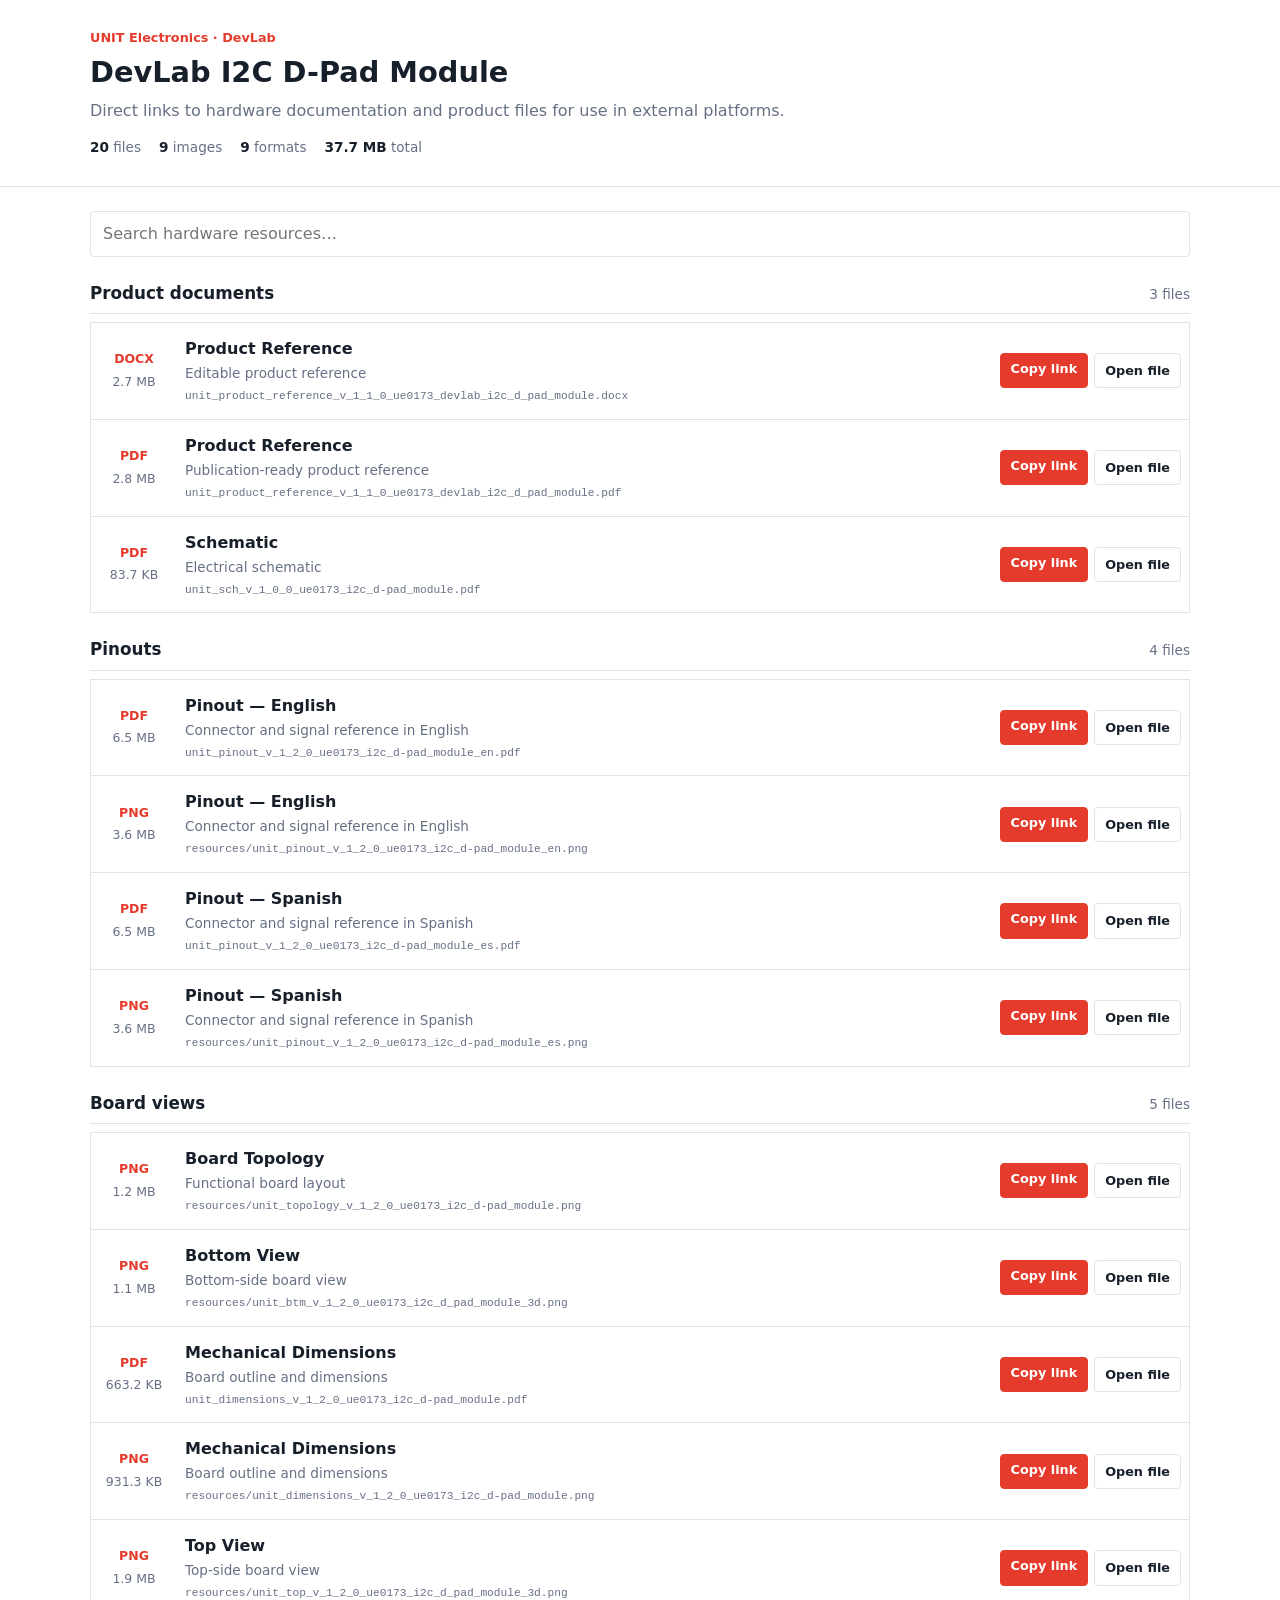
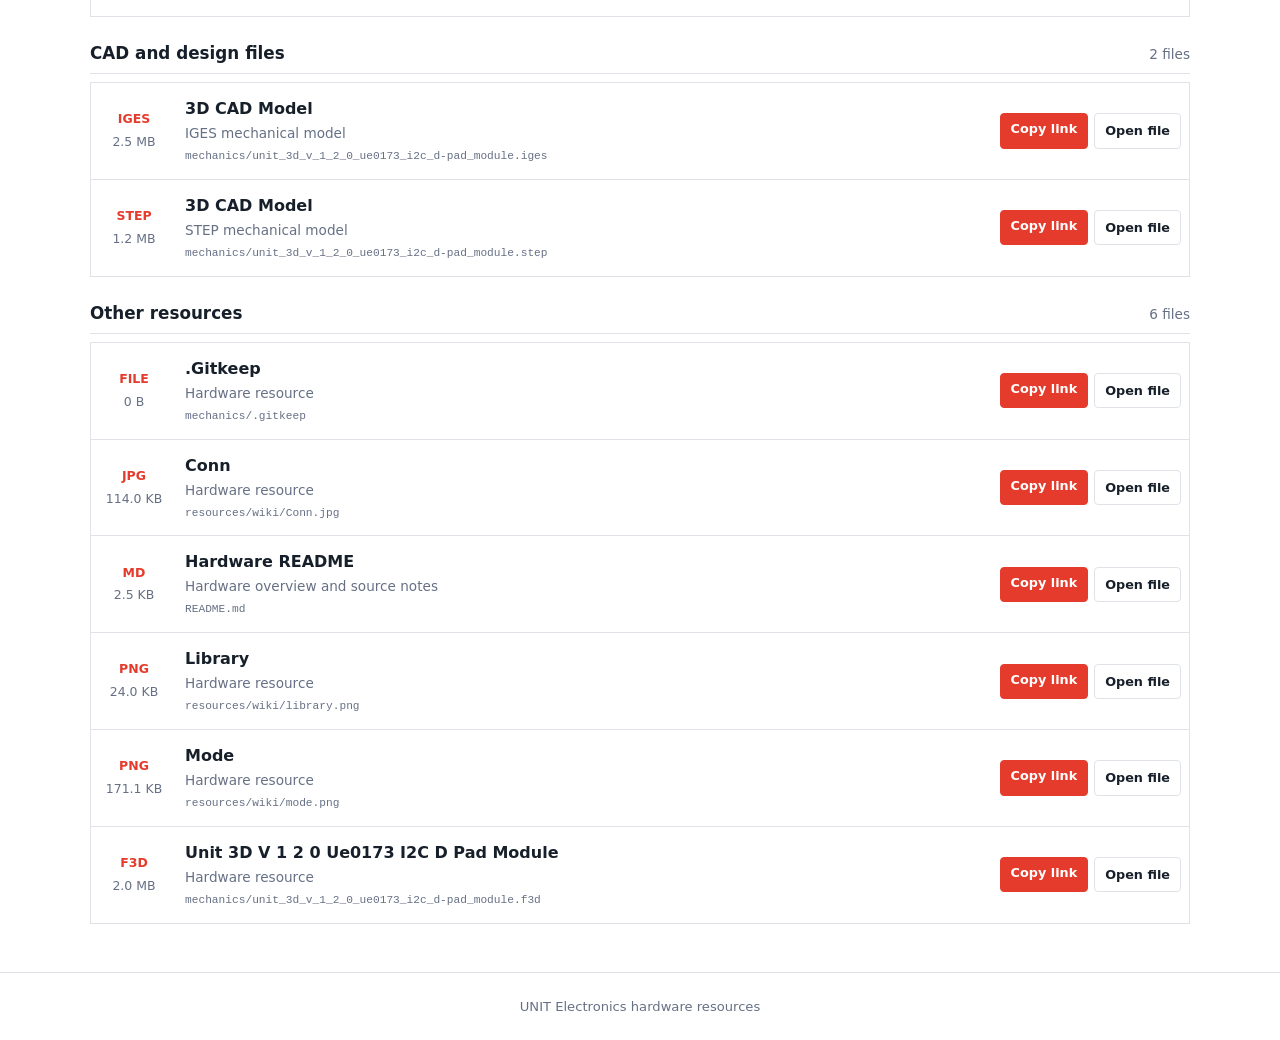
<file: docs/index.html>
<!DOCTYPE html>
<html lang="en">
<head>
  <base href="hardware/">
  <meta charset="UTF-8">
  <meta name="viewport" content="width=device-width, initial-scale=1.0">
  <meta name="description" content="DevLab I2C D-Pad Module hardware documentation and downloads">
  <title>DevLab I2C D-Pad Module | Hardware Resources</title>
  <style>
    :root {
      --ink: #17202a;
      --muted: #667085;
      --line: #dfe3e8;
      --brand: #e53b2c;
    }
    * { box-sizing: border-box; }
    body {
      margin: 0;
      color: var(--ink);
      font: 16px/1.5 Inter, ui-sans-serif, system-ui, -apple-system, sans-serif;
    }
    .site-header { border-bottom: 1px solid var(--line); }
    .header-content, main {
      width: min(1100px, calc(100% - 32px));
      margin: 0 auto;
    }
    .header-content { padding: 28px 0; }
    .eyebrow {
      margin: 0 0 4px;
      color: var(--brand);
      font-size: .8rem;
      font-weight: 700;
    }
    h1 { margin: 0; font-size: 1.8rem; }
    .subtitle { margin: 5px 0 0; color: var(--muted); }
    .summary {
      display: flex;
      flex-wrap: wrap;
      gap: 18px;
      margin-top: 14px;
      color: var(--muted);
      font-size: .85rem;
    }
    .summary strong { color: var(--ink); }
    main { padding: 24px 0 48px; }
    .toolbar { margin-bottom: 24px; }
    .search {
      width: 100%;
      padding: 10px 12px;
      border: 1px solid var(--line);
      border-radius: 4px;
      color: var(--ink);
      font: inherit;
    }
    .search:focus { outline: 2px solid #f6c4bf; border-color: var(--brand); }
    .resource-section { margin-top: 24px; }
    .section-heading {
      display: flex;
      align-items: baseline;
      justify-content: space-between;
      margin-bottom: 8px;
      border-bottom: 1px solid var(--line);
    }
    .section-heading h2 { margin: 0 0 7px; font-size: 1.05rem; }
    .section-heading span { color: var(--muted); font-size: .85rem; }
    .resource-list { border-top: 1px solid var(--line); }
    .resource-item {
      display: grid;
      grid-template-columns: 70px minmax(0, 1fr) auto;
      align-items: center;
      gap: 16px;
      padding: 14px 8px;
      border: 1px solid var(--line);
      border-top: 0;
    }
    .file-meta { display: grid; gap: 4px; text-align: center; }
    .file-type {
      color: var(--brand);
      font-size: .78rem;
    }
    .file-size { color: var(--muted); font-size: .78rem; }
    .resource-details { min-width: 0; }
    .resource-item h3 { margin: 0; font-size: 1rem; }
    .resource-item p {
      display: inline;
      margin: 0 8px 0 0;
      color: var(--muted);
      font-size: .85rem;
    }
    .resource-item code {
      display: block;
      overflow: hidden;
      margin-top: 3px;
      color: var(--muted);
      font-size: .7rem;
      text-overflow: ellipsis;
      white-space: nowrap;
    }
    .actions { display: flex; gap: 6px; }
    .button {
      display: inline-flex;
      justify-content: center;
      padding: 7px 10px;
      border: 1px solid var(--line);
      border-radius: 4px;
      color: var(--ink);
      background: #fff;
      cursor: pointer;
      text-decoration: none;
      font-size: .8rem;
      font-weight: 600;
      font-family: inherit;
    }
    .button:hover { border-color: #aeb4bd; }
    .button.primary { color: #fff; border-color: var(--brand); background: var(--brand); }
    .empty-state { display: none; padding: 32px 0; color: var(--muted); text-align: center; }
    footer { padding: 24px 16px; border-top: 1px solid var(--line); color: var(--muted); text-align: center; font-size: .82rem; }
    [hidden] { display: none !important; }
    .visually-hidden {
      position: absolute;
      width: 1px;
      height: 1px;
      padding: 0;
      margin: -1px;
      overflow: hidden;
      clip: rect(0, 0, 0, 0);
      white-space: nowrap;
      border: 0;
    }
    @media (max-width: 680px) {
      .resource-item { grid-template-columns: 52px minmax(0, 1fr); }
      .actions { grid-column: 1 / -1; padding-left: 68px; }
    }
  </style>
</head>
<body>
  <header class="site-header">
    <div class="header-content">
      <p class="eyebrow">UNIT Electronics · DevLab</p>
      <h1>DevLab I2C D-Pad Module</h1>
      <p class="subtitle">Direct links to hardware documentation and product files for use in external platforms.</p>
      <div class="summary" aria-label="Resource summary">
        <span><strong>20</strong> files</span>
        <span><strong>9</strong> images</span>
        <span><strong>9</strong> formats</span>
        <span><strong>37.7 MB</strong> total</span>
      </div>
    </div>
  </header>
  <main>
    <div class="toolbar">
      <label for="resource-search" class="visually-hidden">Search hardware resources</label>
      <input id="resource-search" class="search" type="search" placeholder="Search hardware resources…" autocomplete="off">
    </div>

      <section class="resource-section">
        <div class="section-heading">
          <h2>Product documents</h2>
          <span>3 files</span>
        </div>
        <div class="resource-list">
        <article class="resource-item" data-search="product reference unit_product_reference_v_1_1_0_ue0173_devlab_i2c_d_pad_module.docx editable product reference">
          <div class="file-meta">
            <strong class="file-type">DOCX</strong>
            <span class="file-size">2.7 MB</span>
          </div>
          <div class="resource-details">
            <h3>Product Reference</h3>
            <p>Editable product reference</p>
            <code title="unit_product_reference_v_1_1_0_ue0173_devlab_i2c_d_pad_module.docx">unit_product_reference_v_1_1_0_ue0173_devlab_i2c_d_pad_module.docx</code>
          </div>
          <div class="actions">
            <button class="button primary copy-link" type="button" data-url="unit_product_reference_v_1_1_0_ue0173_devlab_i2c_d_pad_module.docx">Copy link</button>
            <a class="button" href="unit_product_reference_v_1_1_0_ue0173_devlab_i2c_d_pad_module.docx" target="_blank" rel="noopener">Open file</a>
          </div>
        </article>

        <article class="resource-item" data-search="product reference unit_product_reference_v_1_1_0_ue0173_devlab_i2c_d_pad_module.pdf publication-ready product reference">
          <div class="file-meta">
            <strong class="file-type">PDF</strong>
            <span class="file-size">2.8 MB</span>
          </div>
          <div class="resource-details">
            <h3>Product Reference</h3>
            <p>Publication-ready product reference</p>
            <code title="unit_product_reference_v_1_1_0_ue0173_devlab_i2c_d_pad_module.pdf">unit_product_reference_v_1_1_0_ue0173_devlab_i2c_d_pad_module.pdf</code>
          </div>
          <div class="actions">
            <button class="button primary copy-link" type="button" data-url="unit_product_reference_v_1_1_0_ue0173_devlab_i2c_d_pad_module.pdf">Copy link</button>
            <a class="button" href="unit_product_reference_v_1_1_0_ue0173_devlab_i2c_d_pad_module.pdf" target="_blank" rel="noopener">Open file</a>
          </div>
        </article>

        <article class="resource-item" data-search="schematic unit_sch_v_1_0_0_ue0173_i2c_d-pad_module.pdf electrical schematic">
          <div class="file-meta">
            <strong class="file-type">PDF</strong>
            <span class="file-size">83.7 KB</span>
          </div>
          <div class="resource-details">
            <h3>Schematic</h3>
            <p>Electrical schematic</p>
            <code title="unit_sch_v_1_0_0_ue0173_i2c_d-pad_module.pdf">unit_sch_v_1_0_0_ue0173_i2c_d-pad_module.pdf</code>
          </div>
          <div class="actions">
            <button class="button primary copy-link" type="button" data-url="unit_sch_v_1_0_0_ue0173_i2c_d-pad_module.pdf">Copy link</button>
            <a class="button" href="unit_sch_v_1_0_0_ue0173_i2c_d-pad_module.pdf" target="_blank" rel="noopener">Open file</a>
          </div>
        </article>
        </div>
      </section>
      <section class="resource-section">
        <div class="section-heading">
          <h2>Pinouts</h2>
          <span>4 files</span>
        </div>
        <div class="resource-list">
        <article class="resource-item" data-search="pinout — english unit_pinout_v_1_2_0_ue0173_i2c_d-pad_module_en.pdf connector and signal reference in english">
          <div class="file-meta">
            <strong class="file-type">PDF</strong>
            <span class="file-size">6.5 MB</span>
          </div>
          <div class="resource-details">
            <h3>Pinout — English</h3>
            <p>Connector and signal reference in English</p>
            <code title="unit_pinout_v_1_2_0_ue0173_i2c_d-pad_module_en.pdf">unit_pinout_v_1_2_0_ue0173_i2c_d-pad_module_en.pdf</code>
          </div>
          <div class="actions">
            <button class="button primary copy-link" type="button" data-url="unit_pinout_v_1_2_0_ue0173_i2c_d-pad_module_en.pdf">Copy link</button>
            <a class="button" href="unit_pinout_v_1_2_0_ue0173_i2c_d-pad_module_en.pdf" target="_blank" rel="noopener">Open file</a>
          </div>
        </article>

        <article class="resource-item" data-search="pinout — english resources/unit_pinout_v_1_2_0_ue0173_i2c_d-pad_module_en.png connector and signal reference in english">
          <div class="file-meta">
            <strong class="file-type">PNG</strong>
            <span class="file-size">3.6 MB</span>
          </div>
          <div class="resource-details">
            <h3>Pinout — English</h3>
            <p>Connector and signal reference in English</p>
            <code title="resources/unit_pinout_v_1_2_0_ue0173_i2c_d-pad_module_en.png">resources/unit_pinout_v_1_2_0_ue0173_i2c_d-pad_module_en.png</code>
          </div>
          <div class="actions">
            <button class="button primary copy-link" type="button" data-url="resources/unit_pinout_v_1_2_0_ue0173_i2c_d-pad_module_en.png">Copy link</button>
            <a class="button" href="resources/unit_pinout_v_1_2_0_ue0173_i2c_d-pad_module_en.png" target="_blank" rel="noopener">Open file</a>
          </div>
        </article>

        <article class="resource-item" data-search="pinout — spanish unit_pinout_v_1_2_0_ue0173_i2c_d-pad_module_es.pdf connector and signal reference in spanish">
          <div class="file-meta">
            <strong class="file-type">PDF</strong>
            <span class="file-size">6.5 MB</span>
          </div>
          <div class="resource-details">
            <h3>Pinout — Spanish</h3>
            <p>Connector and signal reference in Spanish</p>
            <code title="unit_pinout_v_1_2_0_ue0173_i2c_d-pad_module_es.pdf">unit_pinout_v_1_2_0_ue0173_i2c_d-pad_module_es.pdf</code>
          </div>
          <div class="actions">
            <button class="button primary copy-link" type="button" data-url="unit_pinout_v_1_2_0_ue0173_i2c_d-pad_module_es.pdf">Copy link</button>
            <a class="button" href="unit_pinout_v_1_2_0_ue0173_i2c_d-pad_module_es.pdf" target="_blank" rel="noopener">Open file</a>
          </div>
        </article>

        <article class="resource-item" data-search="pinout — spanish resources/unit_pinout_v_1_2_0_ue0173_i2c_d-pad_module_es.png connector and signal reference in spanish">
          <div class="file-meta">
            <strong class="file-type">PNG</strong>
            <span class="file-size">3.6 MB</span>
          </div>
          <div class="resource-details">
            <h3>Pinout — Spanish</h3>
            <p>Connector and signal reference in Spanish</p>
            <code title="resources/unit_pinout_v_1_2_0_ue0173_i2c_d-pad_module_es.png">resources/unit_pinout_v_1_2_0_ue0173_i2c_d-pad_module_es.png</code>
          </div>
          <div class="actions">
            <button class="button primary copy-link" type="button" data-url="resources/unit_pinout_v_1_2_0_ue0173_i2c_d-pad_module_es.png">Copy link</button>
            <a class="button" href="resources/unit_pinout_v_1_2_0_ue0173_i2c_d-pad_module_es.png" target="_blank" rel="noopener">Open file</a>
          </div>
        </article>
        </div>
      </section>
      <section class="resource-section">
        <div class="section-heading">
          <h2>Board views</h2>
          <span>5 files</span>
        </div>
        <div class="resource-list">
        <article class="resource-item" data-search="board topology resources/unit_topology_v_1_2_0_ue0173_i2c_d-pad_module.png functional board layout">
          <div class="file-meta">
            <strong class="file-type">PNG</strong>
            <span class="file-size">1.2 MB</span>
          </div>
          <div class="resource-details">
            <h3>Board Topology</h3>
            <p>Functional board layout</p>
            <code title="resources/unit_topology_v_1_2_0_ue0173_i2c_d-pad_module.png">resources/unit_topology_v_1_2_0_ue0173_i2c_d-pad_module.png</code>
          </div>
          <div class="actions">
            <button class="button primary copy-link" type="button" data-url="resources/unit_topology_v_1_2_0_ue0173_i2c_d-pad_module.png">Copy link</button>
            <a class="button" href="resources/unit_topology_v_1_2_0_ue0173_i2c_d-pad_module.png" target="_blank" rel="noopener">Open file</a>
          </div>
        </article>

        <article class="resource-item" data-search="bottom view resources/unit_btm_v_1_2_0_ue0173_i2c_d_pad_module_3d.png bottom-side board view">
          <div class="file-meta">
            <strong class="file-type">PNG</strong>
            <span class="file-size">1.1 MB</span>
          </div>
          <div class="resource-details">
            <h3>Bottom View</h3>
            <p>Bottom-side board view</p>
            <code title="resources/unit_btm_v_1_2_0_ue0173_i2c_d_pad_module_3d.png">resources/unit_btm_v_1_2_0_ue0173_i2c_d_pad_module_3d.png</code>
          </div>
          <div class="actions">
            <button class="button primary copy-link" type="button" data-url="resources/unit_btm_v_1_2_0_ue0173_i2c_d_pad_module_3d.png">Copy link</button>
            <a class="button" href="resources/unit_btm_v_1_2_0_ue0173_i2c_d_pad_module_3d.png" target="_blank" rel="noopener">Open file</a>
          </div>
        </article>

        <article class="resource-item" data-search="mechanical dimensions unit_dimensions_v_1_2_0_ue0173_i2c_d-pad_module.pdf board outline and dimensions">
          <div class="file-meta">
            <strong class="file-type">PDF</strong>
            <span class="file-size">663.2 KB</span>
          </div>
          <div class="resource-details">
            <h3>Mechanical Dimensions</h3>
            <p>Board outline and dimensions</p>
            <code title="unit_dimensions_v_1_2_0_ue0173_i2c_d-pad_module.pdf">unit_dimensions_v_1_2_0_ue0173_i2c_d-pad_module.pdf</code>
          </div>
          <div class="actions">
            <button class="button primary copy-link" type="button" data-url="unit_dimensions_v_1_2_0_ue0173_i2c_d-pad_module.pdf">Copy link</button>
            <a class="button" href="unit_dimensions_v_1_2_0_ue0173_i2c_d-pad_module.pdf" target="_blank" rel="noopener">Open file</a>
          </div>
        </article>

        <article class="resource-item" data-search="mechanical dimensions resources/unit_dimensions_v_1_2_0_ue0173_i2c_d-pad_module.png board outline and dimensions">
          <div class="file-meta">
            <strong class="file-type">PNG</strong>
            <span class="file-size">931.3 KB</span>
          </div>
          <div class="resource-details">
            <h3>Mechanical Dimensions</h3>
            <p>Board outline and dimensions</p>
            <code title="resources/unit_dimensions_v_1_2_0_ue0173_i2c_d-pad_module.png">resources/unit_dimensions_v_1_2_0_ue0173_i2c_d-pad_module.png</code>
          </div>
          <div class="actions">
            <button class="button primary copy-link" type="button" data-url="resources/unit_dimensions_v_1_2_0_ue0173_i2c_d-pad_module.png">Copy link</button>
            <a class="button" href="resources/unit_dimensions_v_1_2_0_ue0173_i2c_d-pad_module.png" target="_blank" rel="noopener">Open file</a>
          </div>
        </article>

        <article class="resource-item" data-search="top view resources/unit_top_v_1_2_0_ue0173_i2c_d_pad_module_3d.png top-side board view">
          <div class="file-meta">
            <strong class="file-type">PNG</strong>
            <span class="file-size">1.9 MB</span>
          </div>
          <div class="resource-details">
            <h3>Top View</h3>
            <p>Top-side board view</p>
            <code title="resources/unit_top_v_1_2_0_ue0173_i2c_d_pad_module_3d.png">resources/unit_top_v_1_2_0_ue0173_i2c_d_pad_module_3d.png</code>
          </div>
          <div class="actions">
            <button class="button primary copy-link" type="button" data-url="resources/unit_top_v_1_2_0_ue0173_i2c_d_pad_module_3d.png">Copy link</button>
            <a class="button" href="resources/unit_top_v_1_2_0_ue0173_i2c_d_pad_module_3d.png" target="_blank" rel="noopener">Open file</a>
          </div>
        </article>
        </div>
      </section>
      <section class="resource-section">
        <div class="section-heading">
          <h2>CAD and design files</h2>
          <span>2 files</span>
        </div>
        <div class="resource-list">
        <article class="resource-item" data-search="3d cad model mechanics/unit_3d_v_1_2_0_ue0173_i2c_d-pad_module.iges iges mechanical model">
          <div class="file-meta">
            <strong class="file-type">IGES</strong>
            <span class="file-size">2.5 MB</span>
          </div>
          <div class="resource-details">
            <h3>3D CAD Model</h3>
            <p>IGES mechanical model</p>
            <code title="mechanics/unit_3d_v_1_2_0_ue0173_i2c_d-pad_module.iges">mechanics/unit_3d_v_1_2_0_ue0173_i2c_d-pad_module.iges</code>
          </div>
          <div class="actions">
            <button class="button primary copy-link" type="button" data-url="mechanics/unit_3d_v_1_2_0_ue0173_i2c_d-pad_module.iges">Copy link</button>
            <a class="button" href="mechanics/unit_3d_v_1_2_0_ue0173_i2c_d-pad_module.iges" target="_blank" rel="noopener">Open file</a>
          </div>
        </article>

        <article class="resource-item" data-search="3d cad model mechanics/unit_3d_v_1_2_0_ue0173_i2c_d-pad_module.step step mechanical model">
          <div class="file-meta">
            <strong class="file-type">STEP</strong>
            <span class="file-size">1.2 MB</span>
          </div>
          <div class="resource-details">
            <h3>3D CAD Model</h3>
            <p>STEP mechanical model</p>
            <code title="mechanics/unit_3d_v_1_2_0_ue0173_i2c_d-pad_module.step">mechanics/unit_3d_v_1_2_0_ue0173_i2c_d-pad_module.step</code>
          </div>
          <div class="actions">
            <button class="button primary copy-link" type="button" data-url="mechanics/unit_3d_v_1_2_0_ue0173_i2c_d-pad_module.step">Copy link</button>
            <a class="button" href="mechanics/unit_3d_v_1_2_0_ue0173_i2c_d-pad_module.step" target="_blank" rel="noopener">Open file</a>
          </div>
        </article>
        </div>
      </section>
      <section class="resource-section">
        <div class="section-heading">
          <h2>Other resources</h2>
          <span>6 files</span>
        </div>
        <div class="resource-list">
        <article class="resource-item" data-search=".gitkeep mechanics/.gitkeep hardware resource">
          <div class="file-meta">
            <strong class="file-type">FILE</strong>
            <span class="file-size">0 B</span>
          </div>
          <div class="resource-details">
            <h3>.Gitkeep</h3>
            <p>Hardware resource</p>
            <code title="mechanics/.gitkeep">mechanics/.gitkeep</code>
          </div>
          <div class="actions">
            <button class="button primary copy-link" type="button" data-url="mechanics/.gitkeep">Copy link</button>
            <a class="button" href="mechanics/.gitkeep" target="_blank" rel="noopener">Open file</a>
          </div>
        </article>

        <article class="resource-item" data-search="conn resources/wiki/conn.jpg hardware resource">
          <div class="file-meta">
            <strong class="file-type">JPG</strong>
            <span class="file-size">114.0 KB</span>
          </div>
          <div class="resource-details">
            <h3>Conn</h3>
            <p>Hardware resource</p>
            <code title="resources/wiki/Conn.jpg">resources/wiki/Conn.jpg</code>
          </div>
          <div class="actions">
            <button class="button primary copy-link" type="button" data-url="resources/wiki/Conn.jpg">Copy link</button>
            <a class="button" href="resources/wiki/Conn.jpg" target="_blank" rel="noopener">Open file</a>
          </div>
        </article>

        <article class="resource-item" data-search="hardware readme readme.md hardware overview and source notes">
          <div class="file-meta">
            <strong class="file-type">MD</strong>
            <span class="file-size">2.5 KB</span>
          </div>
          <div class="resource-details">
            <h3>Hardware README</h3>
            <p>Hardware overview and source notes</p>
            <code title="README.md">README.md</code>
          </div>
          <div class="actions">
            <button class="button primary copy-link" type="button" data-url="README.md">Copy link</button>
            <a class="button" href="README.md" target="_blank" rel="noopener">Open file</a>
          </div>
        </article>

        <article class="resource-item" data-search="library resources/wiki/library.png hardware resource">
          <div class="file-meta">
            <strong class="file-type">PNG</strong>
            <span class="file-size">24.0 KB</span>
          </div>
          <div class="resource-details">
            <h3>Library</h3>
            <p>Hardware resource</p>
            <code title="resources/wiki/library.png">resources/wiki/library.png</code>
          </div>
          <div class="actions">
            <button class="button primary copy-link" type="button" data-url="resources/wiki/library.png">Copy link</button>
            <a class="button" href="resources/wiki/library.png" target="_blank" rel="noopener">Open file</a>
          </div>
        </article>

        <article class="resource-item" data-search="mode resources/wiki/mode.png hardware resource">
          <div class="file-meta">
            <strong class="file-type">PNG</strong>
            <span class="file-size">171.1 KB</span>
          </div>
          <div class="resource-details">
            <h3>Mode</h3>
            <p>Hardware resource</p>
            <code title="resources/wiki/mode.png">resources/wiki/mode.png</code>
          </div>
          <div class="actions">
            <button class="button primary copy-link" type="button" data-url="resources/wiki/mode.png">Copy link</button>
            <a class="button" href="resources/wiki/mode.png" target="_blank" rel="noopener">Open file</a>
          </div>
        </article>

        <article class="resource-item" data-search="unit 3d v 1 2 0 ue0173 i2c d pad module mechanics/unit_3d_v_1_2_0_ue0173_i2c_d-pad_module.f3d hardware resource">
          <div class="file-meta">
            <strong class="file-type">F3D</strong>
            <span class="file-size">2.0 MB</span>
          </div>
          <div class="resource-details">
            <h3>Unit 3D V 1 2 0 Ue0173 I2C D Pad Module</h3>
            <p>Hardware resource</p>
            <code title="mechanics/unit_3d_v_1_2_0_ue0173_i2c_d-pad_module.f3d">mechanics/unit_3d_v_1_2_0_ue0173_i2c_d-pad_module.f3d</code>
          </div>
          <div class="actions">
            <button class="button primary copy-link" type="button" data-url="mechanics/unit_3d_v_1_2_0_ue0173_i2c_d-pad_module.f3d">Copy link</button>
            <a class="button" href="mechanics/unit_3d_v_1_2_0_ue0173_i2c_d-pad_module.f3d" target="_blank" rel="noopener">Open file</a>
          </div>
        </article>
        </div>
      </section>
    <p id="empty-state" class="empty-state">No resources match your search.</p>
  </main>
  <footer>UNIT Electronics hardware resources</footer>
  <script>
    const search = document.getElementById('resource-search');
    const sections = [...document.querySelectorAll('.resource-section')];
    const emptyState = document.getElementById('empty-state');
    const copyText = async (text) => {
      try {
        await navigator.clipboard.writeText(text);
      } catch (error) {
        const input = document.createElement('textarea');
        input.value = text;
        input.style.position = 'fixed';
        input.style.opacity = '0';
        document.body.appendChild(input);
        input.select();
        document.execCommand('copy');
        input.remove();
      }
    };
    document.querySelectorAll('.copy-link').forEach((button) => {
      button.addEventListener('click', async () => {
        const absoluteUrl = new URL(button.dataset.url, document.baseURI).href;
        await copyText(absoluteUrl);
        const originalLabel = button.textContent;
        button.textContent = 'Copied';
        setTimeout(() => { button.textContent = originalLabel; }, 1600);
      });
    });
    search.addEventListener('input', () => {
      const query = search.value.trim().toLowerCase();
      let visibleCards = 0;
      sections.forEach((section) => {
        let sectionCards = 0;
        section.querySelectorAll('.resource-item').forEach((card) => {
          const match = card.dataset.search.includes(query);
          card.hidden = !match;
          sectionCards += Number(match);
        });
        section.hidden = sectionCards === 0;
        visibleCards += sectionCards;
      });
      emptyState.style.display = visibleCards ? 'none' : 'block';
    });
  </script>
</body>
</html>
</file>
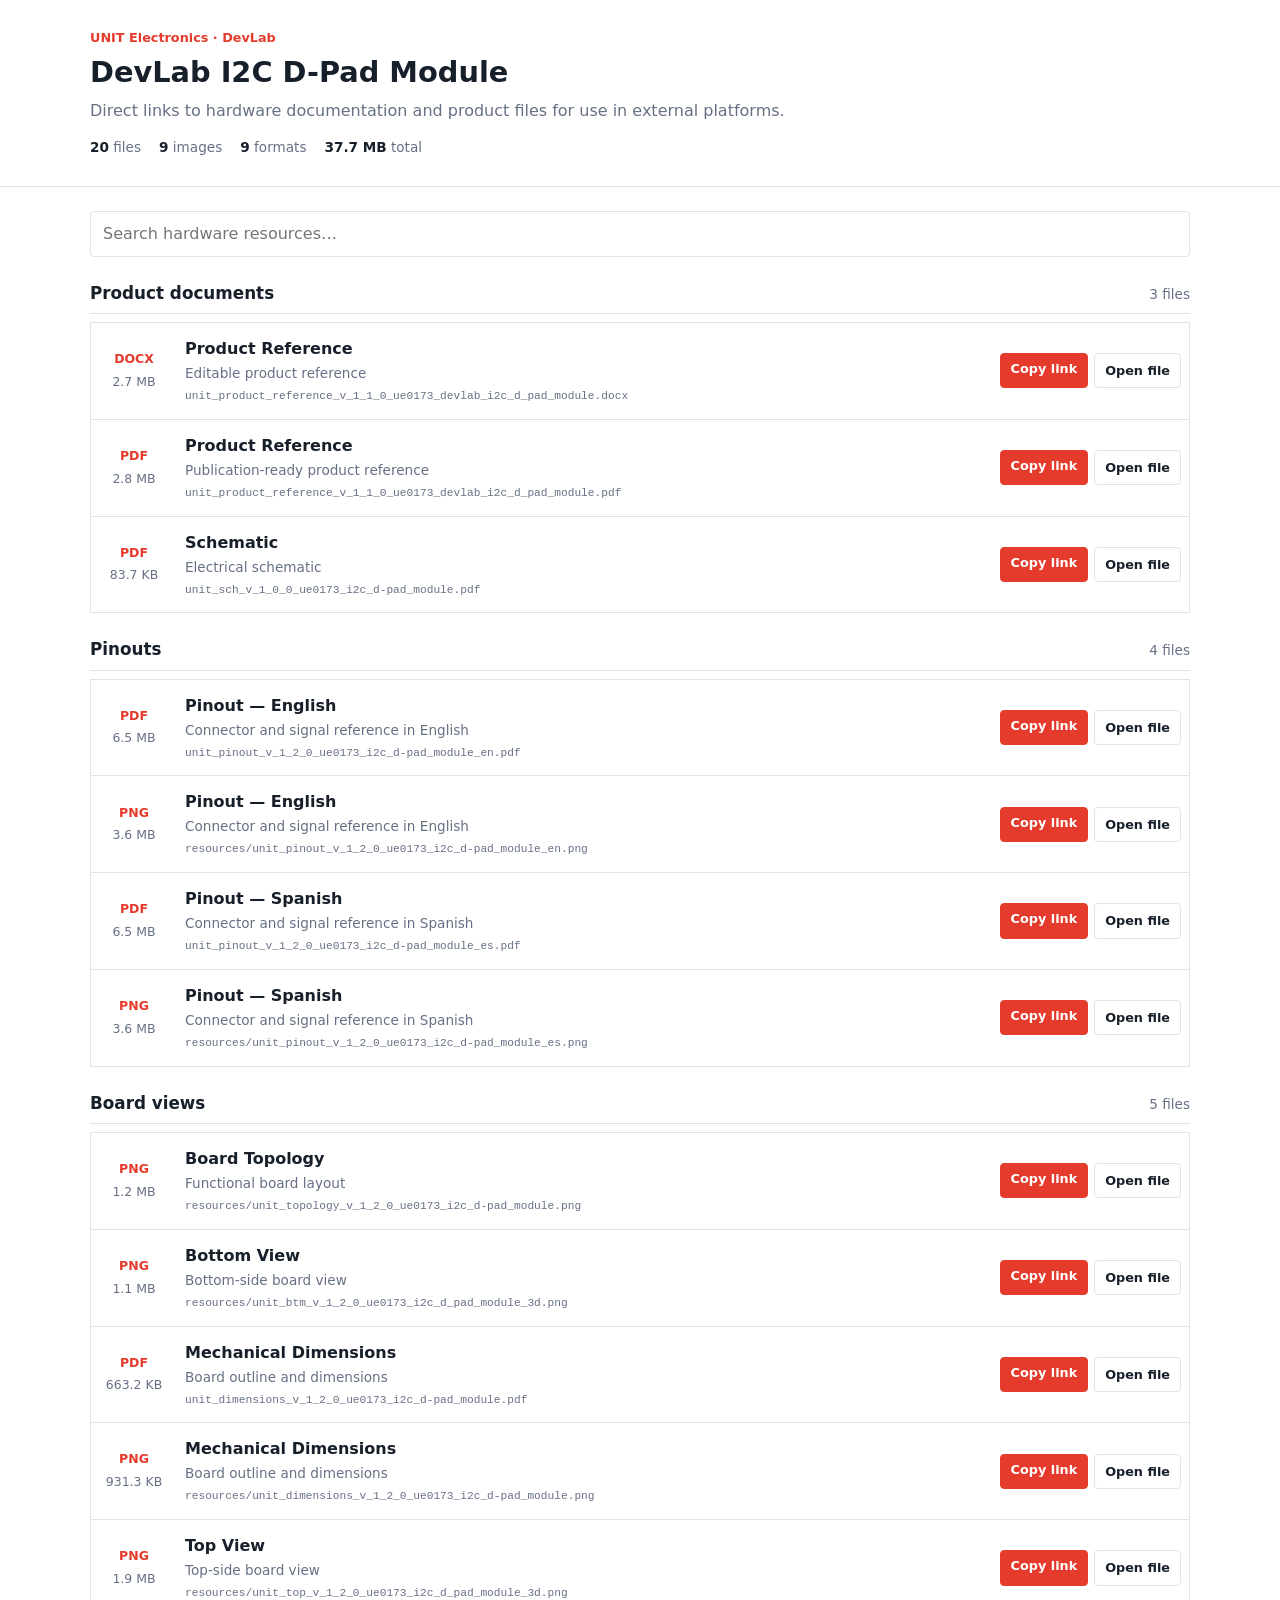
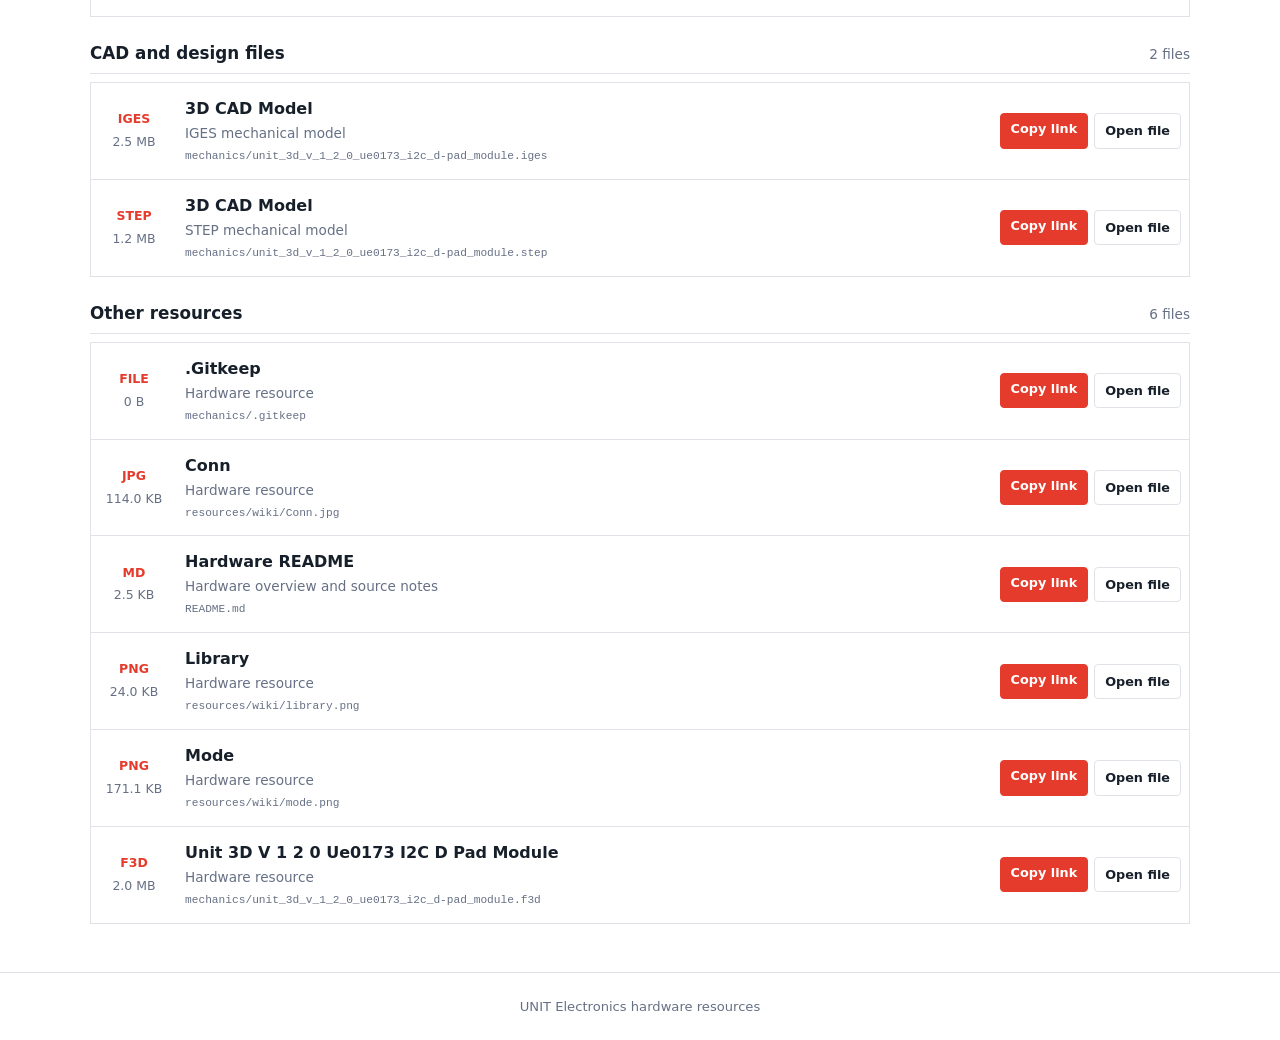
<file: docs/hardware/index.html>
<!DOCTYPE html>
<html lang="en">
<head>
  <meta charset="UTF-8">
  <meta name="viewport" content="width=device-width, initial-scale=1.0">
  <meta name="description" content="DevLab I2C D-Pad Module hardware documentation and downloads">
  <title>DevLab I2C D-Pad Module | Hardware Resources</title>
  <style>
    :root {
      --ink: #17202a;
      --muted: #667085;
      --line: #dfe3e8;
      --brand: #e53b2c;
    }
    * { box-sizing: border-box; }
    body {
      margin: 0;
      color: var(--ink);
      font: 16px/1.5 Inter, ui-sans-serif, system-ui, -apple-system, sans-serif;
    }
    .site-header { border-bottom: 1px solid var(--line); }
    .header-content, main {
      width: min(1100px, calc(100% - 32px));
      margin: 0 auto;
    }
    .header-content { padding: 28px 0; }
    .eyebrow {
      margin: 0 0 4px;
      color: var(--brand);
      font-size: .8rem;
      font-weight: 700;
    }
    h1 { margin: 0; font-size: 1.8rem; }
    .subtitle { margin: 5px 0 0; color: var(--muted); }
    .summary {
      display: flex;
      flex-wrap: wrap;
      gap: 18px;
      margin-top: 14px;
      color: var(--muted);
      font-size: .85rem;
    }
    .summary strong { color: var(--ink); }
    main { padding: 24px 0 48px; }
    .toolbar { margin-bottom: 24px; }
    .search {
      width: 100%;
      padding: 10px 12px;
      border: 1px solid var(--line);
      border-radius: 4px;
      color: var(--ink);
      font: inherit;
    }
    .search:focus { outline: 2px solid #f6c4bf; border-color: var(--brand); }
    .resource-section { margin-top: 24px; }
    .section-heading {
      display: flex;
      align-items: baseline;
      justify-content: space-between;
      margin-bottom: 8px;
      border-bottom: 1px solid var(--line);
    }
    .section-heading h2 { margin: 0 0 7px; font-size: 1.05rem; }
    .section-heading span { color: var(--muted); font-size: .85rem; }
    .resource-list { border-top: 1px solid var(--line); }
    .resource-item {
      display: grid;
      grid-template-columns: 70px minmax(0, 1fr) auto;
      align-items: center;
      gap: 16px;
      padding: 14px 8px;
      border: 1px solid var(--line);
      border-top: 0;
    }
    .file-meta { display: grid; gap: 4px; text-align: center; }
    .file-type {
      color: var(--brand);
      font-size: .78rem;
    }
    .file-size { color: var(--muted); font-size: .78rem; }
    .resource-details { min-width: 0; }
    .resource-item h3 { margin: 0; font-size: 1rem; }
    .resource-item p {
      display: inline;
      margin: 0 8px 0 0;
      color: var(--muted);
      font-size: .85rem;
    }
    .resource-item code {
      display: block;
      overflow: hidden;
      margin-top: 3px;
      color: var(--muted);
      font-size: .7rem;
      text-overflow: ellipsis;
      white-space: nowrap;
    }
    .actions { display: flex; gap: 6px; }
    .button {
      display: inline-flex;
      justify-content: center;
      padding: 7px 10px;
      border: 1px solid var(--line);
      border-radius: 4px;
      color: var(--ink);
      background: #fff;
      cursor: pointer;
      text-decoration: none;
      font-size: .8rem;
      font-weight: 600;
      font-family: inherit;
    }
    .button:hover { border-color: #aeb4bd; }
    .button.primary { color: #fff; border-color: var(--brand); background: var(--brand); }
    .empty-state { display: none; padding: 32px 0; color: var(--muted); text-align: center; }
    footer { padding: 24px 16px; border-top: 1px solid var(--line); color: var(--muted); text-align: center; font-size: .82rem; }
    [hidden] { display: none !important; }
    .visually-hidden {
      position: absolute;
      width: 1px;
      height: 1px;
      padding: 0;
      margin: -1px;
      overflow: hidden;
      clip: rect(0, 0, 0, 0);
      white-space: nowrap;
      border: 0;
    }
    @media (max-width: 680px) {
      .resource-item { grid-template-columns: 52px minmax(0, 1fr); }
      .actions { grid-column: 1 / -1; padding-left: 68px; }
    }
  </style>
</head>
<body>
  <header class="site-header">
    <div class="header-content">
      <p class="eyebrow">UNIT Electronics · DevLab</p>
      <h1>DevLab I2C D-Pad Module</h1>
      <p class="subtitle">Direct links to hardware documentation and product files for use in external platforms.</p>
      <div class="summary" aria-label="Resource summary">
        <span><strong>20</strong> files</span>
        <span><strong>9</strong> images</span>
        <span><strong>9</strong> formats</span>
        <span><strong>37.7 MB</strong> total</span>
      </div>
    </div>
  </header>
  <main>
    <div class="toolbar">
      <label for="resource-search" class="visually-hidden">Search hardware resources</label>
      <input id="resource-search" class="search" type="search" placeholder="Search hardware resources…" autocomplete="off">
    </div>

      <section class="resource-section">
        <div class="section-heading">
          <h2>Product documents</h2>
          <span>3 files</span>
        </div>
        <div class="resource-list">
        <article class="resource-item" data-search="product reference unit_product_reference_v_1_1_0_ue0173_devlab_i2c_d_pad_module.docx editable product reference">
          <div class="file-meta">
            <strong class="file-type">DOCX</strong>
            <span class="file-size">2.7 MB</span>
          </div>
          <div class="resource-details">
            <h3>Product Reference</h3>
            <p>Editable product reference</p>
            <code title="unit_product_reference_v_1_1_0_ue0173_devlab_i2c_d_pad_module.docx">unit_product_reference_v_1_1_0_ue0173_devlab_i2c_d_pad_module.docx</code>
          </div>
          <div class="actions">
            <button class="button primary copy-link" type="button" data-url="unit_product_reference_v_1_1_0_ue0173_devlab_i2c_d_pad_module.docx">Copy link</button>
            <a class="button" href="unit_product_reference_v_1_1_0_ue0173_devlab_i2c_d_pad_module.docx" target="_blank" rel="noopener">Open file</a>
          </div>
        </article>

        <article class="resource-item" data-search="product reference unit_product_reference_v_1_1_0_ue0173_devlab_i2c_d_pad_module.pdf publication-ready product reference">
          <div class="file-meta">
            <strong class="file-type">PDF</strong>
            <span class="file-size">2.8 MB</span>
          </div>
          <div class="resource-details">
            <h3>Product Reference</h3>
            <p>Publication-ready product reference</p>
            <code title="unit_product_reference_v_1_1_0_ue0173_devlab_i2c_d_pad_module.pdf">unit_product_reference_v_1_1_0_ue0173_devlab_i2c_d_pad_module.pdf</code>
          </div>
          <div class="actions">
            <button class="button primary copy-link" type="button" data-url="unit_product_reference_v_1_1_0_ue0173_devlab_i2c_d_pad_module.pdf">Copy link</button>
            <a class="button" href="unit_product_reference_v_1_1_0_ue0173_devlab_i2c_d_pad_module.pdf" target="_blank" rel="noopener">Open file</a>
          </div>
        </article>

        <article class="resource-item" data-search="schematic unit_sch_v_1_0_0_ue0173_i2c_d-pad_module.pdf electrical schematic">
          <div class="file-meta">
            <strong class="file-type">PDF</strong>
            <span class="file-size">83.7 KB</span>
          </div>
          <div class="resource-details">
            <h3>Schematic</h3>
            <p>Electrical schematic</p>
            <code title="unit_sch_v_1_0_0_ue0173_i2c_d-pad_module.pdf">unit_sch_v_1_0_0_ue0173_i2c_d-pad_module.pdf</code>
          </div>
          <div class="actions">
            <button class="button primary copy-link" type="button" data-url="unit_sch_v_1_0_0_ue0173_i2c_d-pad_module.pdf">Copy link</button>
            <a class="button" href="unit_sch_v_1_0_0_ue0173_i2c_d-pad_module.pdf" target="_blank" rel="noopener">Open file</a>
          </div>
        </article>
        </div>
      </section>
      <section class="resource-section">
        <div class="section-heading">
          <h2>Pinouts</h2>
          <span>4 files</span>
        </div>
        <div class="resource-list">
        <article class="resource-item" data-search="pinout — english unit_pinout_v_1_2_0_ue0173_i2c_d-pad_module_en.pdf connector and signal reference in english">
          <div class="file-meta">
            <strong class="file-type">PDF</strong>
            <span class="file-size">6.5 MB</span>
          </div>
          <div class="resource-details">
            <h3>Pinout — English</h3>
            <p>Connector and signal reference in English</p>
            <code title="unit_pinout_v_1_2_0_ue0173_i2c_d-pad_module_en.pdf">unit_pinout_v_1_2_0_ue0173_i2c_d-pad_module_en.pdf</code>
          </div>
          <div class="actions">
            <button class="button primary copy-link" type="button" data-url="unit_pinout_v_1_2_0_ue0173_i2c_d-pad_module_en.pdf">Copy link</button>
            <a class="button" href="unit_pinout_v_1_2_0_ue0173_i2c_d-pad_module_en.pdf" target="_blank" rel="noopener">Open file</a>
          </div>
        </article>

        <article class="resource-item" data-search="pinout — english resources/unit_pinout_v_1_2_0_ue0173_i2c_d-pad_module_en.png connector and signal reference in english">
          <div class="file-meta">
            <strong class="file-type">PNG</strong>
            <span class="file-size">3.6 MB</span>
          </div>
          <div class="resource-details">
            <h3>Pinout — English</h3>
            <p>Connector and signal reference in English</p>
            <code title="resources/unit_pinout_v_1_2_0_ue0173_i2c_d-pad_module_en.png">resources/unit_pinout_v_1_2_0_ue0173_i2c_d-pad_module_en.png</code>
          </div>
          <div class="actions">
            <button class="button primary copy-link" type="button" data-url="resources/unit_pinout_v_1_2_0_ue0173_i2c_d-pad_module_en.png">Copy link</button>
            <a class="button" href="resources/unit_pinout_v_1_2_0_ue0173_i2c_d-pad_module_en.png" target="_blank" rel="noopener">Open file</a>
          </div>
        </article>

        <article class="resource-item" data-search="pinout — spanish unit_pinout_v_1_2_0_ue0173_i2c_d-pad_module_es.pdf connector and signal reference in spanish">
          <div class="file-meta">
            <strong class="file-type">PDF</strong>
            <span class="file-size">6.5 MB</span>
          </div>
          <div class="resource-details">
            <h3>Pinout — Spanish</h3>
            <p>Connector and signal reference in Spanish</p>
            <code title="unit_pinout_v_1_2_0_ue0173_i2c_d-pad_module_es.pdf">unit_pinout_v_1_2_0_ue0173_i2c_d-pad_module_es.pdf</code>
          </div>
          <div class="actions">
            <button class="button primary copy-link" type="button" data-url="unit_pinout_v_1_2_0_ue0173_i2c_d-pad_module_es.pdf">Copy link</button>
            <a class="button" href="unit_pinout_v_1_2_0_ue0173_i2c_d-pad_module_es.pdf" target="_blank" rel="noopener">Open file</a>
          </div>
        </article>

        <article class="resource-item" data-search="pinout — spanish resources/unit_pinout_v_1_2_0_ue0173_i2c_d-pad_module_es.png connector and signal reference in spanish">
          <div class="file-meta">
            <strong class="file-type">PNG</strong>
            <span class="file-size">3.6 MB</span>
          </div>
          <div class="resource-details">
            <h3>Pinout — Spanish</h3>
            <p>Connector and signal reference in Spanish</p>
            <code title="resources/unit_pinout_v_1_2_0_ue0173_i2c_d-pad_module_es.png">resources/unit_pinout_v_1_2_0_ue0173_i2c_d-pad_module_es.png</code>
          </div>
          <div class="actions">
            <button class="button primary copy-link" type="button" data-url="resources/unit_pinout_v_1_2_0_ue0173_i2c_d-pad_module_es.png">Copy link</button>
            <a class="button" href="resources/unit_pinout_v_1_2_0_ue0173_i2c_d-pad_module_es.png" target="_blank" rel="noopener">Open file</a>
          </div>
        </article>
        </div>
      </section>
      <section class="resource-section">
        <div class="section-heading">
          <h2>Board views</h2>
          <span>5 files</span>
        </div>
        <div class="resource-list">
        <article class="resource-item" data-search="board topology resources/unit_topology_v_1_2_0_ue0173_i2c_d-pad_module.png functional board layout">
          <div class="file-meta">
            <strong class="file-type">PNG</strong>
            <span class="file-size">1.2 MB</span>
          </div>
          <div class="resource-details">
            <h3>Board Topology</h3>
            <p>Functional board layout</p>
            <code title="resources/unit_topology_v_1_2_0_ue0173_i2c_d-pad_module.png">resources/unit_topology_v_1_2_0_ue0173_i2c_d-pad_module.png</code>
          </div>
          <div class="actions">
            <button class="button primary copy-link" type="button" data-url="resources/unit_topology_v_1_2_0_ue0173_i2c_d-pad_module.png">Copy link</button>
            <a class="button" href="resources/unit_topology_v_1_2_0_ue0173_i2c_d-pad_module.png" target="_blank" rel="noopener">Open file</a>
          </div>
        </article>

        <article class="resource-item" data-search="bottom view resources/unit_btm_v_1_2_0_ue0173_i2c_d_pad_module_3d.png bottom-side board view">
          <div class="file-meta">
            <strong class="file-type">PNG</strong>
            <span class="file-size">1.1 MB</span>
          </div>
          <div class="resource-details">
            <h3>Bottom View</h3>
            <p>Bottom-side board view</p>
            <code title="resources/unit_btm_v_1_2_0_ue0173_i2c_d_pad_module_3d.png">resources/unit_btm_v_1_2_0_ue0173_i2c_d_pad_module_3d.png</code>
          </div>
          <div class="actions">
            <button class="button primary copy-link" type="button" data-url="resources/unit_btm_v_1_2_0_ue0173_i2c_d_pad_module_3d.png">Copy link</button>
            <a class="button" href="resources/unit_btm_v_1_2_0_ue0173_i2c_d_pad_module_3d.png" target="_blank" rel="noopener">Open file</a>
          </div>
        </article>

        <article class="resource-item" data-search="mechanical dimensions unit_dimensions_v_1_2_0_ue0173_i2c_d-pad_module.pdf board outline and dimensions">
          <div class="file-meta">
            <strong class="file-type">PDF</strong>
            <span class="file-size">663.2 KB</span>
          </div>
          <div class="resource-details">
            <h3>Mechanical Dimensions</h3>
            <p>Board outline and dimensions</p>
            <code title="unit_dimensions_v_1_2_0_ue0173_i2c_d-pad_module.pdf">unit_dimensions_v_1_2_0_ue0173_i2c_d-pad_module.pdf</code>
          </div>
          <div class="actions">
            <button class="button primary copy-link" type="button" data-url="unit_dimensions_v_1_2_0_ue0173_i2c_d-pad_module.pdf">Copy link</button>
            <a class="button" href="unit_dimensions_v_1_2_0_ue0173_i2c_d-pad_module.pdf" target="_blank" rel="noopener">Open file</a>
          </div>
        </article>

        <article class="resource-item" data-search="mechanical dimensions resources/unit_dimensions_v_1_2_0_ue0173_i2c_d-pad_module.png board outline and dimensions">
          <div class="file-meta">
            <strong class="file-type">PNG</strong>
            <span class="file-size">931.3 KB</span>
          </div>
          <div class="resource-details">
            <h3>Mechanical Dimensions</h3>
            <p>Board outline and dimensions</p>
            <code title="resources/unit_dimensions_v_1_2_0_ue0173_i2c_d-pad_module.png">resources/unit_dimensions_v_1_2_0_ue0173_i2c_d-pad_module.png</code>
          </div>
          <div class="actions">
            <button class="button primary copy-link" type="button" data-url="resources/unit_dimensions_v_1_2_0_ue0173_i2c_d-pad_module.png">Copy link</button>
            <a class="button" href="resources/unit_dimensions_v_1_2_0_ue0173_i2c_d-pad_module.png" target="_blank" rel="noopener">Open file</a>
          </div>
        </article>

        <article class="resource-item" data-search="top view resources/unit_top_v_1_2_0_ue0173_i2c_d_pad_module_3d.png top-side board view">
          <div class="file-meta">
            <strong class="file-type">PNG</strong>
            <span class="file-size">1.9 MB</span>
          </div>
          <div class="resource-details">
            <h3>Top View</h3>
            <p>Top-side board view</p>
            <code title="resources/unit_top_v_1_2_0_ue0173_i2c_d_pad_module_3d.png">resources/unit_top_v_1_2_0_ue0173_i2c_d_pad_module_3d.png</code>
          </div>
          <div class="actions">
            <button class="button primary copy-link" type="button" data-url="resources/unit_top_v_1_2_0_ue0173_i2c_d_pad_module_3d.png">Copy link</button>
            <a class="button" href="resources/unit_top_v_1_2_0_ue0173_i2c_d_pad_module_3d.png" target="_blank" rel="noopener">Open file</a>
          </div>
        </article>
        </div>
      </section>
      <section class="resource-section">
        <div class="section-heading">
          <h2>CAD and design files</h2>
          <span>2 files</span>
        </div>
        <div class="resource-list">
        <article class="resource-item" data-search="3d cad model mechanics/unit_3d_v_1_2_0_ue0173_i2c_d-pad_module.iges iges mechanical model">
          <div class="file-meta">
            <strong class="file-type">IGES</strong>
            <span class="file-size">2.5 MB</span>
          </div>
          <div class="resource-details">
            <h3>3D CAD Model</h3>
            <p>IGES mechanical model</p>
            <code title="mechanics/unit_3d_v_1_2_0_ue0173_i2c_d-pad_module.iges">mechanics/unit_3d_v_1_2_0_ue0173_i2c_d-pad_module.iges</code>
          </div>
          <div class="actions">
            <button class="button primary copy-link" type="button" data-url="mechanics/unit_3d_v_1_2_0_ue0173_i2c_d-pad_module.iges">Copy link</button>
            <a class="button" href="mechanics/unit_3d_v_1_2_0_ue0173_i2c_d-pad_module.iges" target="_blank" rel="noopener">Open file</a>
          </div>
        </article>

        <article class="resource-item" data-search="3d cad model mechanics/unit_3d_v_1_2_0_ue0173_i2c_d-pad_module.step step mechanical model">
          <div class="file-meta">
            <strong class="file-type">STEP</strong>
            <span class="file-size">1.2 MB</span>
          </div>
          <div class="resource-details">
            <h3>3D CAD Model</h3>
            <p>STEP mechanical model</p>
            <code title="mechanics/unit_3d_v_1_2_0_ue0173_i2c_d-pad_module.step">mechanics/unit_3d_v_1_2_0_ue0173_i2c_d-pad_module.step</code>
          </div>
          <div class="actions">
            <button class="button primary copy-link" type="button" data-url="mechanics/unit_3d_v_1_2_0_ue0173_i2c_d-pad_module.step">Copy link</button>
            <a class="button" href="mechanics/unit_3d_v_1_2_0_ue0173_i2c_d-pad_module.step" target="_blank" rel="noopener">Open file</a>
          </div>
        </article>
        </div>
      </section>
      <section class="resource-section">
        <div class="section-heading">
          <h2>Other resources</h2>
          <span>6 files</span>
        </div>
        <div class="resource-list">
        <article class="resource-item" data-search=".gitkeep mechanics/.gitkeep hardware resource">
          <div class="file-meta">
            <strong class="file-type">FILE</strong>
            <span class="file-size">0 B</span>
          </div>
          <div class="resource-details">
            <h3>.Gitkeep</h3>
            <p>Hardware resource</p>
            <code title="mechanics/.gitkeep">mechanics/.gitkeep</code>
          </div>
          <div class="actions">
            <button class="button primary copy-link" type="button" data-url="mechanics/.gitkeep">Copy link</button>
            <a class="button" href="mechanics/.gitkeep" target="_blank" rel="noopener">Open file</a>
          </div>
        </article>

        <article class="resource-item" data-search="conn resources/wiki/conn.jpg hardware resource">
          <div class="file-meta">
            <strong class="file-type">JPG</strong>
            <span class="file-size">114.0 KB</span>
          </div>
          <div class="resource-details">
            <h3>Conn</h3>
            <p>Hardware resource</p>
            <code title="resources/wiki/Conn.jpg">resources/wiki/Conn.jpg</code>
          </div>
          <div class="actions">
            <button class="button primary copy-link" type="button" data-url="resources/wiki/Conn.jpg">Copy link</button>
            <a class="button" href="resources/wiki/Conn.jpg" target="_blank" rel="noopener">Open file</a>
          </div>
        </article>

        <article class="resource-item" data-search="hardware readme readme.md hardware overview and source notes">
          <div class="file-meta">
            <strong class="file-type">MD</strong>
            <span class="file-size">2.5 KB</span>
          </div>
          <div class="resource-details">
            <h3>Hardware README</h3>
            <p>Hardware overview and source notes</p>
            <code title="README.md">README.md</code>
          </div>
          <div class="actions">
            <button class="button primary copy-link" type="button" data-url="README.md">Copy link</button>
            <a class="button" href="README.md" target="_blank" rel="noopener">Open file</a>
          </div>
        </article>

        <article class="resource-item" data-search="library resources/wiki/library.png hardware resource">
          <div class="file-meta">
            <strong class="file-type">PNG</strong>
            <span class="file-size">24.0 KB</span>
          </div>
          <div class="resource-details">
            <h3>Library</h3>
            <p>Hardware resource</p>
            <code title="resources/wiki/library.png">resources/wiki/library.png</code>
          </div>
          <div class="actions">
            <button class="button primary copy-link" type="button" data-url="resources/wiki/library.png">Copy link</button>
            <a class="button" href="resources/wiki/library.png" target="_blank" rel="noopener">Open file</a>
          </div>
        </article>

        <article class="resource-item" data-search="mode resources/wiki/mode.png hardware resource">
          <div class="file-meta">
            <strong class="file-type">PNG</strong>
            <span class="file-size">171.1 KB</span>
          </div>
          <div class="resource-details">
            <h3>Mode</h3>
            <p>Hardware resource</p>
            <code title="resources/wiki/mode.png">resources/wiki/mode.png</code>
          </div>
          <div class="actions">
            <button class="button primary copy-link" type="button" data-url="resources/wiki/mode.png">Copy link</button>
            <a class="button" href="resources/wiki/mode.png" target="_blank" rel="noopener">Open file</a>
          </div>
        </article>

        <article class="resource-item" data-search="unit 3d v 1 2 0 ue0173 i2c d pad module mechanics/unit_3d_v_1_2_0_ue0173_i2c_d-pad_module.f3d hardware resource">
          <div class="file-meta">
            <strong class="file-type">F3D</strong>
            <span class="file-size">2.0 MB</span>
          </div>
          <div class="resource-details">
            <h3>Unit 3D V 1 2 0 Ue0173 I2C D Pad Module</h3>
            <p>Hardware resource</p>
            <code title="mechanics/unit_3d_v_1_2_0_ue0173_i2c_d-pad_module.f3d">mechanics/unit_3d_v_1_2_0_ue0173_i2c_d-pad_module.f3d</code>
          </div>
          <div class="actions">
            <button class="button primary copy-link" type="button" data-url="mechanics/unit_3d_v_1_2_0_ue0173_i2c_d-pad_module.f3d">Copy link</button>
            <a class="button" href="mechanics/unit_3d_v_1_2_0_ue0173_i2c_d-pad_module.f3d" target="_blank" rel="noopener">Open file</a>
          </div>
        </article>
        </div>
      </section>
    <p id="empty-state" class="empty-state">No resources match your search.</p>
  </main>
  <footer>UNIT Electronics hardware resources</footer>
  <script>
    const search = document.getElementById('resource-search');
    const sections = [...document.querySelectorAll('.resource-section')];
    const emptyState = document.getElementById('empty-state');
    const copyText = async (text) => {
      try {
        await navigator.clipboard.writeText(text);
      } catch (error) {
        const input = document.createElement('textarea');
        input.value = text;
        input.style.position = 'fixed';
        input.style.opacity = '0';
        document.body.appendChild(input);
        input.select();
        document.execCommand('copy');
        input.remove();
      }
    };
    document.querySelectorAll('.copy-link').forEach((button) => {
      button.addEventListener('click', async () => {
        const absoluteUrl = new URL(button.dataset.url, document.baseURI).href;
        await copyText(absoluteUrl);
        const originalLabel = button.textContent;
        button.textContent = 'Copied';
        setTimeout(() => { button.textContent = originalLabel; }, 1600);
      });
    });
    search.addEventListener('input', () => {
      const query = search.value.trim().toLowerCase();
      let visibleCards = 0;
      sections.forEach((section) => {
        let sectionCards = 0;
        section.querySelectorAll('.resource-item').forEach((card) => {
          const match = card.dataset.search.includes(query);
          card.hidden = !match;
          sectionCards += Number(match);
        });
        section.hidden = sectionCards === 0;
        visibleCards += sectionCards;
      });
      emptyState.style.display = visibleCards ? 'none' : 'block';
    });
  </script>
</body>
</html>
</file>
